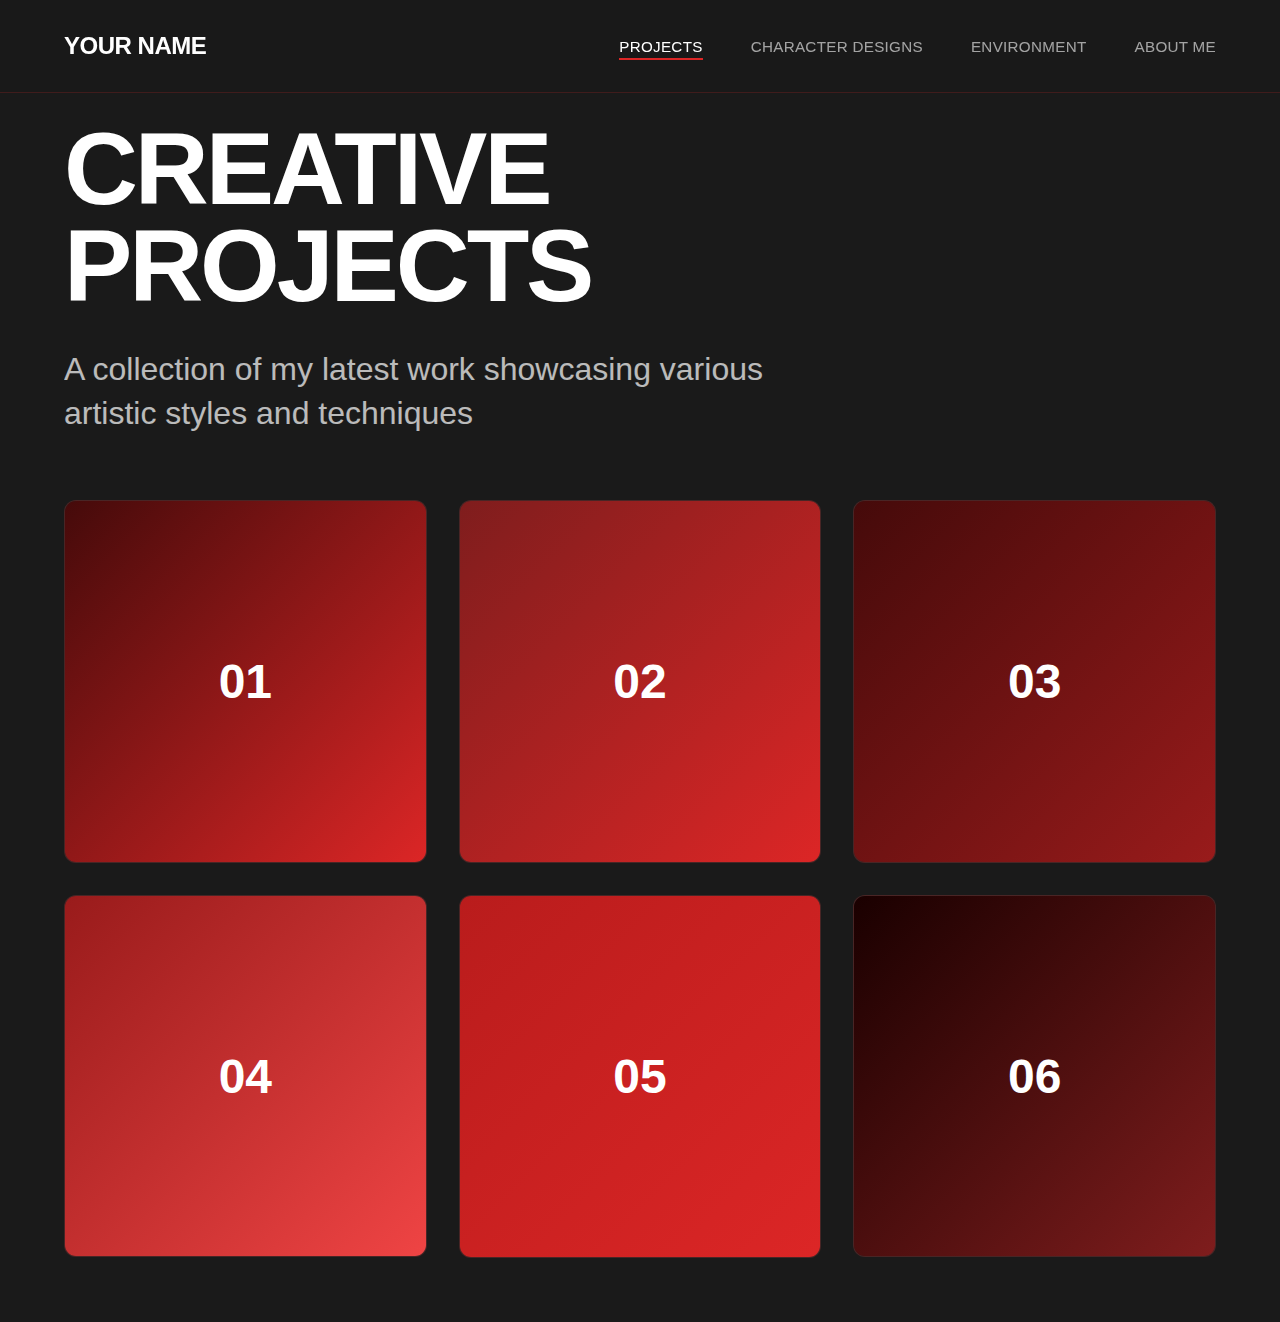
<file: index.html>
<!DOCTYPE html>
<html lang="en">
<head>
    <meta charset="UTF-8">
    <meta name="viewport" content="width=device-width, initial-scale=1.0">
    <title>Portfolio</title>
    <link rel="stylesheet" href="css/style.css">
</head>
<body>
    <header class="header">
        <div class="logo">YOUR NAME</div>
        <nav class="nav">
            <div class="nav-item active" data-tab="projects">Projects</div>
            <div class="nav-item" data-tab="characters">Character Designs</div>
            <div class="nav-item" data-tab="environment">Environment</div>
            <div class="nav-item" data-tab="about">About Me</div>
        </nav>
    </header>

    <main class="content">
        <!-- Projects Tab -->
        <div class="tab-content active" id="projects">
            <div class="hero">
                <h1 class="hero-title">CREATIVE<br>PROJECTS</h1>
                <p class="hero-subtitle">A collection of my latest work showcasing various artistic styles and techniques</p>
            </div>
            <div class="grid">
                <div class="card">
                    <div class="placeholder-img">01</div>
                    <div class="card-overlay">
                        <h3 class="card-title">Project Alpha</h3>
                        <p class="card-desc">Digital illustration series</p>
                    </div>
                </div>
                <div class="card">
                    <div class="placeholder-img" style="background: linear-gradient(135deg, #7f1d1d 0%, #dc2626 100%);">02</div>
                    <div class="card-overlay">
                        <h3 class="card-title">Project Beta</h3>
                        <p class="card-desc">Concept art exploration</p>
                    </div>
                </div>
                <div class="card">
                    <div class="placeholder-img" style="background: linear-gradient(135deg, #450a0a 0%, #991b1b 100%);">03</div>
                    <div class="card-overlay">
                        <h3 class="card-title">Project Gamma</h3>
                        <p class="card-desc">Mixed media collection</p>
                    </div>
                </div>
                <div class="card">
                    <div class="placeholder-img" style="background: linear-gradient(135deg, #991b1b 0%, #ef4444 100%);">04</div>
                    <div class="card-overlay">
                        <h3 class="card-title">Project Delta</h3>
                        <p class="card-desc">Experimental artwork</p>
                    </div>
                </div>
                <div class="card">
                    <div class="placeholder-img" style="background: linear-gradient(135deg, #b91c1c 0%, #dc2626 100%);">05</div>
                    <div class="card-overlay">
                        <h3 class="card-title">Project Epsilon</h3>
                        <p class="card-desc">Character studies</p>
                    </div>
                </div>
                <div class="card">
                    <div class="placeholder-img" style="background: linear-gradient(135deg, #1a0000 0%, #7f1d1d 100%);">06</div>
                    <div class="card-overlay">
                        <h3 class="card-title">Project Zeta</h3>
                        <p class="card-desc">Environment designs</p>
                    </div>
                </div>
            </div>
        </div>

        <!-- Character Designs Tab -->
        <div class="tab-content" id="characters">
            <div class="hero">
                <h1 class="hero-title">CHARACTER<br>DESIGNS</h1>
                <p class="hero-subtitle">Original characters brought to life through unique design and storytelling</p>
            </div>
            <div class="grid">
                <div class="card">
                    <div class="placeholder-img" style="background: linear-gradient(135deg, #dc2626 0%, #450a0a 100%);">C1</div>
                    <div class="card-overlay">
                        <h3 class="card-title">The Wanderer</h3>
                        <p class="card-desc">Fantasy character design</p>
                    </div>
                </div>
                <div class="card">
                    <div class="placeholder-img" style="background: linear-gradient(135deg, #991b1b 0%, #1a0000 100%);">C2</div>
                    <div class="card-overlay">
                        <h3 class="card-title">Cyber Nomad</h3>
                        <p class="card-desc">Sci-fi character concept</p>
                    </div>
                </div>
                <div class="card">
                    <div class="placeholder-img" style="background: linear-gradient(135deg, #b91c1c 0%, #450a0a 100%);">C3</div>
                    <div class="card-overlay">
                        <h3 class="card-title">The Guardian</h3>
                        <p class="card-desc">Hero character design</p>
                    </div>
                </div>
                <div class="card">
                    <div class="placeholder-img" style="background: linear-gradient(135deg, #ef4444 0%, #7f1d1d 100%);">C4</div>
                    <div class="card-overlay">
                        <h3 class="card-title">Shadow Dancer</h3>
                        <p class="card-desc">Stealth character design</p>
                    </div>
                </div>
                <div class="card">
                    <div class="placeholder-img" style="background: linear-gradient(135deg, #7f1d1d 0%, #dc2626 100%);">C5</div>
                    <div class="card-overlay">
                        <h3 class="card-title">The Alchemist</h3>
                        <p class="card-desc">Magic user concept</p>
                    </div>
                </div>
                <div class="card">
                    <div class="placeholder-img" style="background: linear-gradient(135deg, #450a0a 0%, #b91c1c 100%);">C6</div>
                    <div class="card-overlay">
                        <h3 class="card-title">Street Samurai</h3>
                        <p class="card-desc">Urban warrior design</p>
                    </div>
                </div>
            </div>
        </div>

        <!-- Environment Tab -->
        <div class="tab-content" id="environment">
            <div class="hero">
                <h1 class="hero-title">ENVIRONMENT<br>ART</h1>
                <p class="hero-subtitle">Immersive worlds and atmospheric scenes that tell their own stories</p>
            </div>
            <div class="grid">
                <div class="card">
                    <div class="placeholder-img" style="background: linear-gradient(135deg, #dc2626 0%, #000000 100%);">E1</div>
                    <div class="card-overlay">
                        <h3 class="card-title">Neon City</h3>
                        <p class="card-desc">Cyberpunk cityscape</p>
                    </div>
                </div>
                <div class="card">
                    <div class="placeholder-img" style="background: linear-gradient(135deg, #991b1b 0%, #1a0000 100%);">E2</div>
                    <div class="card-overlay">
                        <h3 class="card-title">Ancient Ruins</h3>
                        <p class="card-desc">Fantasy temple environment</p>
                    </div>
                </div>
                <div class="card">
                    <div class="placeholder-img" style="background: linear-gradient(135deg, #7f1d1d 0%, #450a0a 100%);">E3</div>
                    <div class="card-overlay">
                        <h3 class="card-title">Crystal Caves</h3>
                        <p class="card-desc">Underground cavern system</p>
                    </div>
                </div>
                <div class="card">
                    <div class="placeholder-img" style="background: linear-gradient(135deg, #b91c1c 0%, #000000 100%);">E4</div>
                    <div class="card-overlay">
                        <h3 class="card-title">Sky Harbor</h3>
                        <p class="card-desc">Floating city concept</p>
                    </div>
                </div>
                <div class="card">
                    <div class="placeholder-img" style="background: linear-gradient(135deg, #ef4444 0%, #7f1d1d 100%);">E5</div>
                    <div class="card-overlay">
                        <h3 class="card-title">Desert Outpost</h3>
                        <p class="card-desc">Post-apocalyptic settlement</p>
                    </div>
                </div>
                <div class="card">
                    <div class="placeholder-img" style="background: linear-gradient(135deg, #450a0a 0%, #dc2626 100%);">E6</div>
                    <div class="card-overlay">
                        <h3 class="card-title">Mystic Forest</h3>
                        <p class="card-desc">Enchanted woodland scene</p>
                    </div>
                </div>
            </div>
        </div>

        <!-- About Tab -->
        <div class="tab-content" id="about">
            <div class="about-container">
                <div class="about-section">
                    <h2>About Me</h2>
                    <p>I'm a passionate artist and designer specializing in character design, environment art, and visual storytelling. With years of experience bringing imaginative worlds to life, I focus on creating compelling visuals that resonate with audiences.</p>
                    <p>My work spans across various mediums including digital illustration, concept art, and environmental design. I believe in the power of art to transport viewers to new worlds and evoke powerful emotions.</p>
                </div>

                <div class="about-section">
                    <h2>Skills & Expertise</h2>
                    <div class="skills">
                        <div class="skill-tag">Character Design</div>
                        <div class="skill-tag">Environment Art</div>
                        <div class="skill-tag">Digital Painting</div>
                        <div class="skill-tag">Concept Art</div>
                        <div class="skill-tag">Illustration</div>
                        <div class="skill-tag">3D Modeling</div>
                        <div class="skill-tag">Color Theory</div>
                        <div class="skill-tag">Storytelling</div>
                    </div>
                </div>

                <div class="about-section">
                    <h2>Let's Connect</h2>
                    <p>I'm always excited to collaborate on new projects and connect with fellow creatives. Feel free to reach out!</p>
                    <div class="contact-links">
                        <a href="mailto:your.email@example.com" class="contact-link">Email</a>
                        <a href="#" class="contact-link">Instagram</a>
                        <a href="#" class="contact-link">ArtStation</a>
                        <a href="#" class="contact-link">Twitter</a>
                    </div>
                </div>
            </div>
        </div>
    </main>

    <script src="js/script.js"></script>
</body>
</html>
</file>
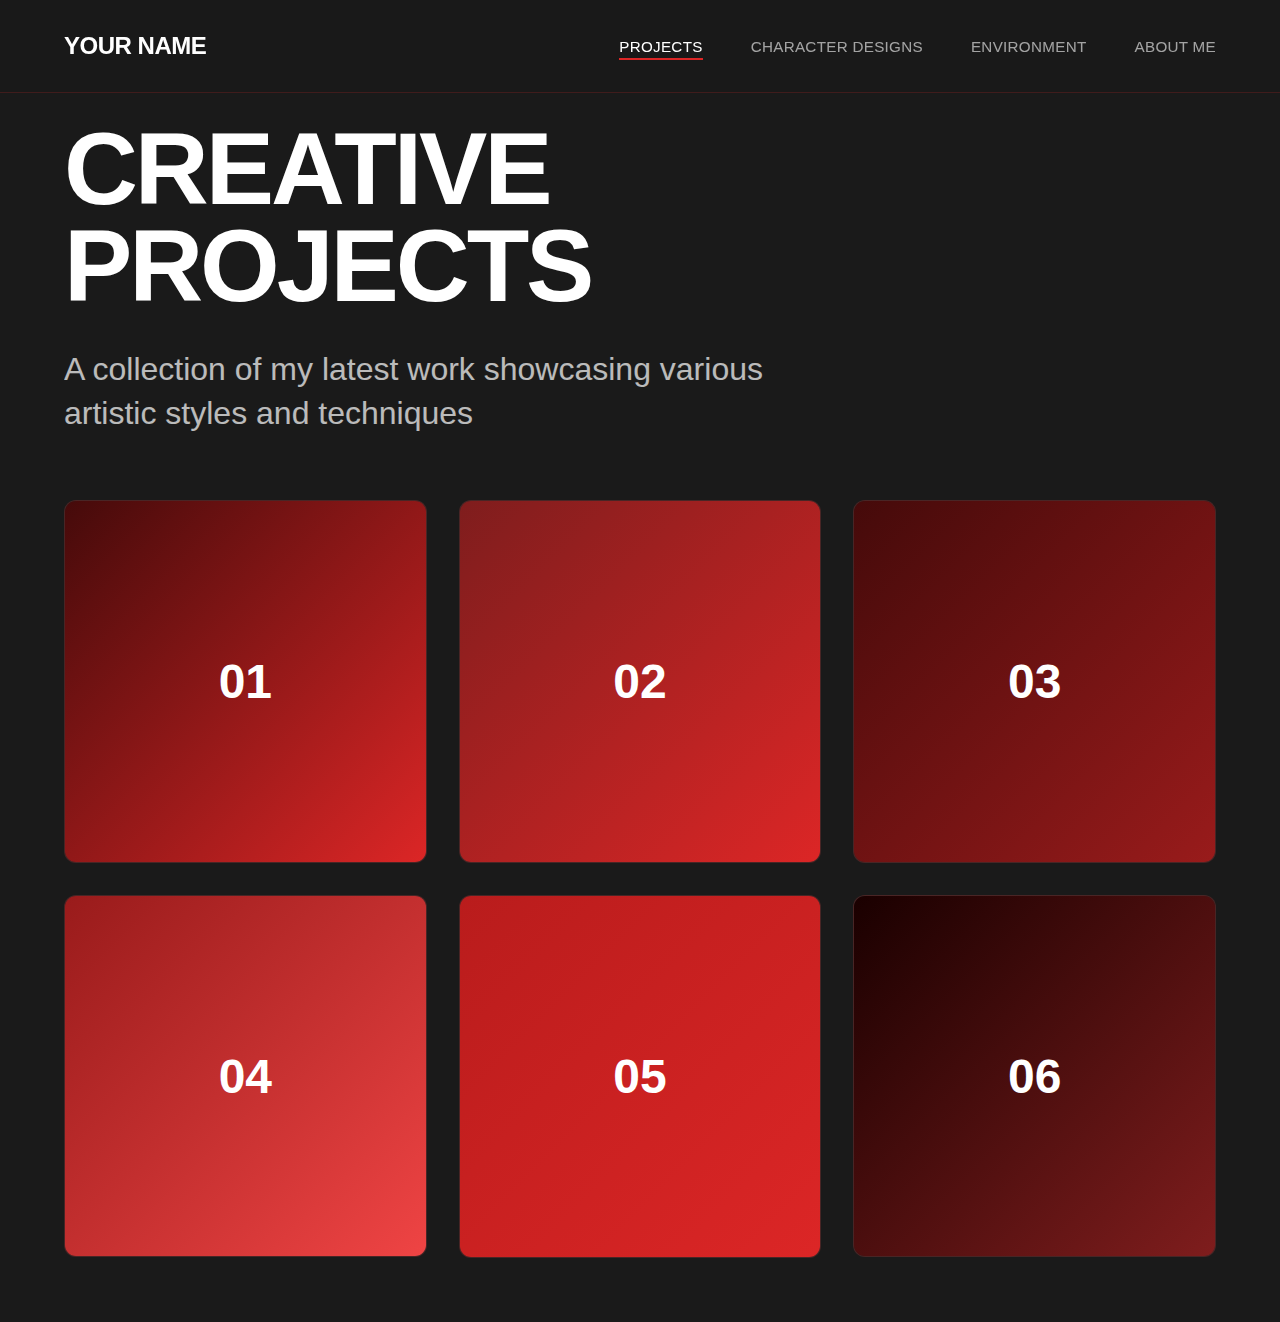
<file: portfolio-html.html>
<!DOCTYPE html>
<html lang="en">
<head>
    <meta charset="UTF-8">
    <meta name="viewport" content="width=device-width, initial-scale=1.0">
    <title>Portfolio</title>
    <link rel="stylesheet" href="css/style.css">
</head>
<body>
    <header class="header">
        <div class="logo">YOUR NAME</div>
        <nav class="nav">
            <div class="nav-item active" data-tab="projects">Projects</div>
            <div class="nav-item" data-tab="characters">Character Designs</div>
            <div class="nav-item" data-tab="environment">Environment</div>
            <div class="nav-item" data-tab="about">About Me</div>
        </nav>
    </header>

    <main class="content">
        <!-- Projects Tab -->
        <div class="tab-content active" id="projects">
            <div class="hero">
                <h1 class="hero-title">CREATIVE<br>PROJECTS</h1>
                <p class="hero-subtitle">A collection of my latest work showcasing various artistic styles and techniques</p>
            </div>
            <div class="grid">
                <div class="card">
                    <div class="placeholder-img">01</div>
                    <div class="card-overlay">
                        <h3 class="card-title">Project Alpha</h3>
                        <p class="card-desc">Digital illustration series</p>
                    </div>
                </div>
                <div class="card">
                    <div class="placeholder-img" style="background: linear-gradient(135deg, #7f1d1d 0%, #dc2626 100%);">02</div>
                    <div class="card-overlay">
                        <h3 class="card-title">Project Beta</h3>
                        <p class="card-desc">Concept art exploration</p>
                    </div>
                </div>
                <div class="card">
                    <div class="placeholder-img" style="background: linear-gradient(135deg, #450a0a 0%, #991b1b 100%);">03</div>
                    <div class="card-overlay">
                        <h3 class="card-title">Project Gamma</h3>
                        <p class="card-desc">Mixed media collection</p>
                    </div>
                </div>
                <div class="card">
                    <div class="placeholder-img" style="background: linear-gradient(135deg, #991b1b 0%, #ef4444 100%);">04</div>
                    <div class="card-overlay">
                        <h3 class="card-title">Project Delta</h3>
                        <p class="card-desc">Experimental artwork</p>
                    </div>
                </div>
                <div class="card">
                    <div class="placeholder-img" style="background: linear-gradient(135deg, #b91c1c 0%, #dc2626 100%);">05</div>
                    <div class="card-overlay">
                        <h3 class="card-title">Project Epsilon</h3>
                        <p class="card-desc">Character studies</p>
                    </div>
                </div>
                <div class="card">
                    <div class="placeholder-img" style="background: linear-gradient(135deg, #1a0000 0%, #7f1d1d 100%);">06</div>
                    <div class="card-overlay">
                        <h3 class="card-title">Project Zeta</h3>
                        <p class="card-desc">Environment designs</p>
                    </div>
                </div>
            </div>
        </div>

        <!-- Character Designs Tab -->
        <div class="tab-content" id="characters">
            <div class="hero">
                <h1 class="hero-title">CHARACTER<br>DESIGNS</h1>
                <p class="hero-subtitle">Original characters brought to life through unique design and storytelling</p>
            </div>
            <div class="grid">
                <div class="card">
                    <div class="placeholder-img" style="background: linear-gradient(135deg, #dc2626 0%, #450a0a 100%);">C1</div>
                    <div class="card-overlay">
                        <h3 class="card-title">The Wanderer</h3>
                        <p class="card-desc">Fantasy character design</p>
                    </div>
                </div>
                <div class="card">
                    <div class="placeholder-img" style="background: linear-gradient(135deg, #991b1b 0%, #1a0000 100%);">C2</div>
                    <div class="card-overlay">
                        <h3 class="card-title">Cyber Nomad</h3>
                        <p class="card-desc">Sci-fi character concept</p>
                    </div>
                </div>
                <div class="card">
                    <div class="placeholder-img" style="background: linear-gradient(135deg, #b91c1c 0%, #450a0a 100%);">C3</div>
                    <div class="card-overlay">
                        <h3 class="card-title">The Guardian</h3>
                        <p class="card-desc">Hero character design</p>
                    </div>
                </div>
                <div class="card">
                    <div class="placeholder-img" style="background: linear-gradient(135deg, #ef4444 0%, #7f1d1d 100%);">C4</div>
                    <div class="card-overlay">
                        <h3 class="card-title">Shadow Dancer</h3>
                        <p class="card-desc">Stealth character design</p>
                    </div>
                </div>
                <div class="card">
                    <div class="placeholder-img" style="background: linear-gradient(135deg, #7f1d1d 0%, #dc2626 100%);">C5</div>
                    <div class="card-overlay">
                        <h3 class="card-title">The Alchemist</h3>
                        <p class="card-desc">Magic user concept</p>
                    </div>
                </div>
                <div class="card">
                    <div class="placeholder-img" style="background: linear-gradient(135deg, #450a0a 0%, #b91c1c 100%);">C6</div>
                    <div class="card-overlay">
                        <h3 class="card-title">Street Samurai</h3>
                        <p class="card-desc">Urban warrior design</p>
                    </div>
                </div>
            </div>
        </div>

        <!-- Environment Tab -->
        <div class="tab-content" id="environment">
            <div class="hero">
                <h1 class="hero-title">ENVIRONMENT<br>ART</h1>
                <p class="hero-subtitle">Immersive worlds and atmospheric scenes that tell their own stories</p>
            </div>
            <div class="grid">
                <div class="card">
                    <div class="placeholder-img" style="background: linear-gradient(135deg, #dc2626 0%, #000000 100%);">E1</div>
                    <div class="card-overlay">
                        <h3 class="card-title">Neon City</h3>
                        <p class="card-desc">Cyberpunk cityscape</p>
                    </div>
                </div>
                <div class="card">
                    <div class="placeholder-img" style="background: linear-gradient(135deg, #991b1b 0%, #1a0000 100%);">E2</div>
                    <div class="card-overlay">
                        <h3 class="card-title">Ancient Ruins</h3>
                        <p class="card-desc">Fantasy temple environment</p>
                    </div>
                </div>
                <div class="card">
                    <div class="placeholder-img" style="background: linear-gradient(135deg, #7f1d1d 0%, #450a0a 100%);">E3</div>
                    <div class="card-overlay">
                        <h3 class="card-title">Crystal Caves</h3>
                        <p class="card-desc">Underground cavern system</p>
                    </div>
                </div>
                <div class="card">
                    <div class="placeholder-img" style="background: linear-gradient(135deg, #b91c1c 0%, #000000 100%);">E4</div>
                    <div class="card-overlay">
                        <h3 class="card-title">Sky Harbor</h3>
                        <p class="card-desc">Floating city concept</p>
                    </div>
                </div>
                <div class="card">
                    <div class="placeholder-img" style="background: linear-gradient(135deg, #ef4444 0%, #7f1d1d 100%);">E5</div>
                    <div class="card-overlay">
                        <h3 class="card-title">Desert Outpost</h3>
                        <p class="card-desc">Post-apocalyptic settlement</p>
                    </div>
                </div>
                <div class="card">
                    <div class="placeholder-img" style="background: linear-gradient(135deg, #450a0a 0%, #dc2626 100%);">E6</div>
                    <div class="card-overlay">
                        <h3 class="card-title">Mystic Forest</h3>
                        <p class="card-desc">Enchanted woodland scene</p>
                    </div>
                </div>
            </div>
        </div>

        <!-- About Tab -->
        <div class="tab-content" id="about">
            <div class="about-container">
                <div class="about-section">
                    <h2>About Me</h2>
                    <p>I'm a passionate artist and designer specializing in character design, environment art, and visual storytelling. With years of experience bringing imaginative worlds to life, I focus on creating compelling visuals that resonate with audiences.</p>
                    <p>My work spans across various mediums including digital illustration, concept art, and environmental design. I believe in the power of art to transport viewers to new worlds and evoke powerful emotions.</p>
                </div>

                <div class="about-section">
                    <h2>Skills & Expertise</h2>
                    <div class="skills">
                        <div class="skill-tag">Character Design</div>
                        <div class="skill-tag">Environment Art</div>
                        <div class="skill-tag">Digital Painting</div>
                        <div class="skill-tag">Concept Art</div>
                        <div class="skill-tag">Illustration</div>
                        <div class="skill-tag">3D Modeling</div>
                        <div class="skill-tag">Color Theory</div>
                        <div class="skill-tag">Storytelling</div>
                    </div>
                </div>

                <div class="about-section">
                    <h2>Let's Connect</h2>
                    <p>I'm always excited to collaborate on new projects and connect with fellow creatives. Feel free to reach out!</p>
                    <div class="contact-links">
                        <a href="mailto:your.email@example.com" class="contact-link">Email</a>
                        <a href="#" class="contact-link">Instagram</a>
                        <a href="#" class="contact-link">ArtStation</a>
                        <a href="#" class="contact-link">Twitter</a>
                    </div>
                </div>
            </div>
        </div>
    </main>

    <script src="js/script.js"></script>
</body>
</html>
</file>
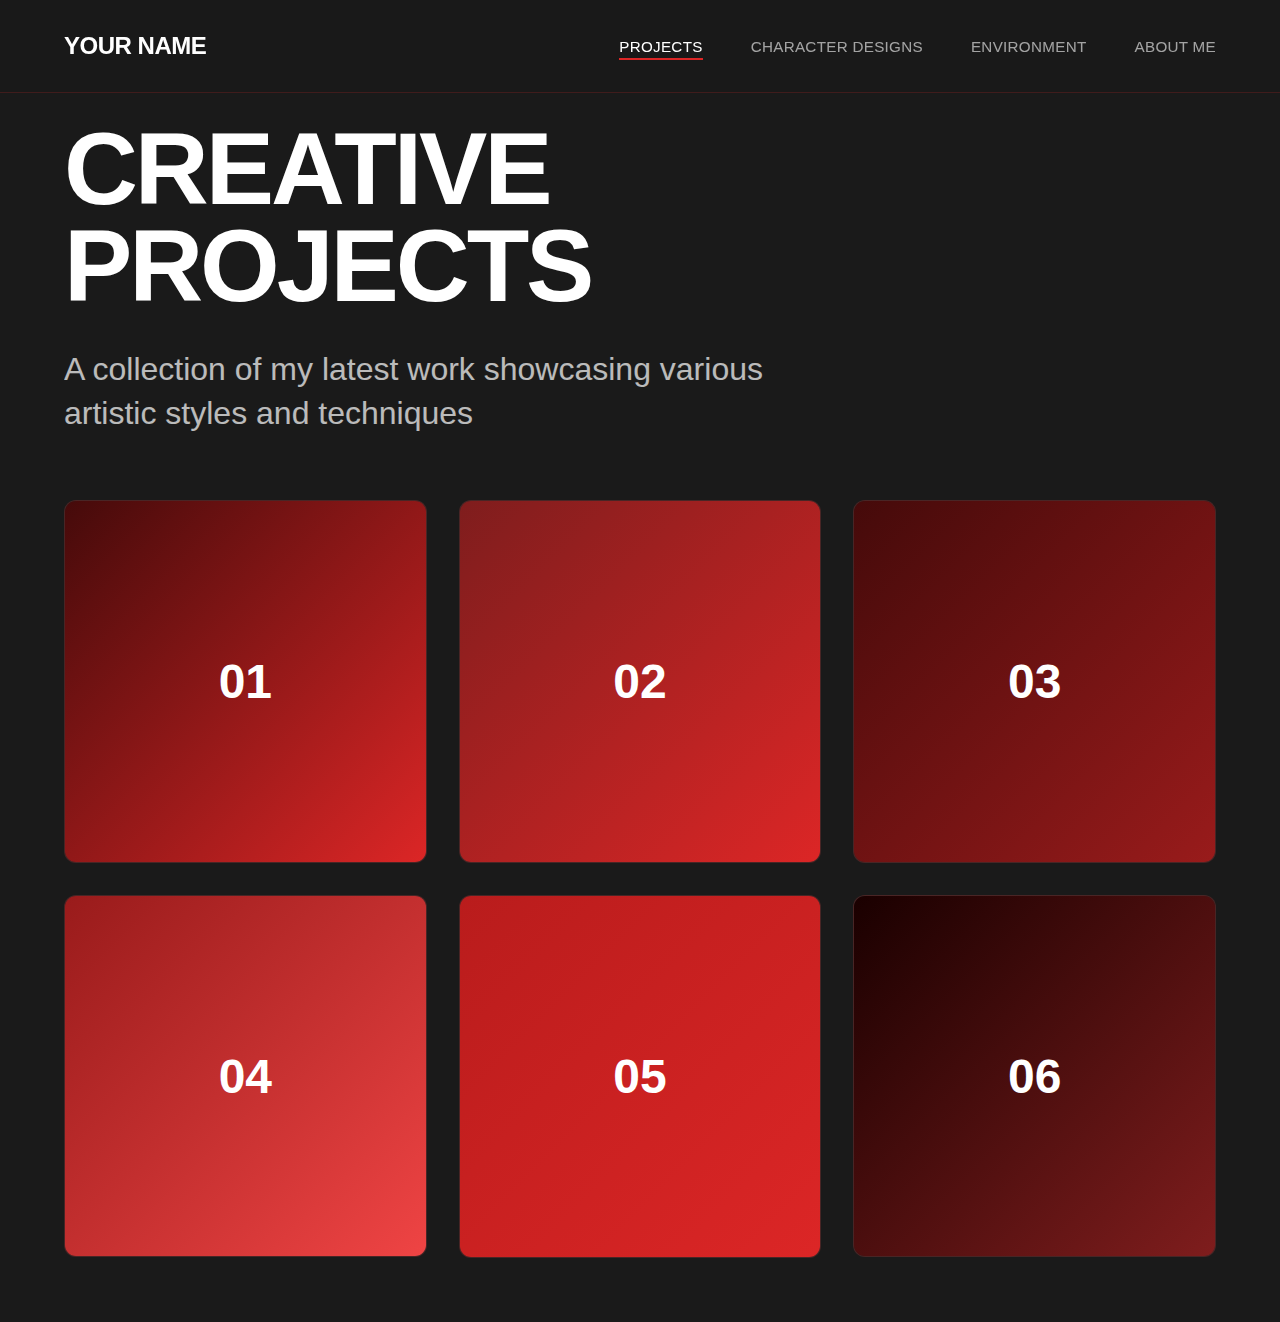
<file: portfolio-website.html>
<!DOCTYPE html>
<html lang="en">
<head>
    <meta charset="UTF-8">
    <meta name="viewport" content="width=device-width, initial-scale=1.0">
    <title>Portfolio</title>
    <style>
        * {
            margin: 0;
            padding: 0;
            box-sizing: border-box;
        }

        body {
            font-family: -apple-system, BlinkMacSystemFont, 'Segoe UI', Roboto, 'Helvetica Neue', Arial, sans-serif;
            background: #1a1a1a;
            color: #ffffff;
            overflow-x: hidden;
        }

        .header {
            position: fixed;
            top: 0;
            left: 0;
            right: 0;
            padding: 2rem 4rem;
            display: flex;
            justify-content: space-between;
            align-items: center;
            z-index: 1000;
            background: rgba(26, 26, 26, 0.9);
            backdrop-filter: blur(10px);
            border-bottom: 1px solid rgba(220, 38, 38, 0.2);
        }

        .logo {
            font-size: 1.5rem;
            font-weight: 700;
            letter-spacing: -0.02em;
        }

        .nav {
            display: flex;
            gap: 3rem;
        }

        .nav-item {
            cursor: pointer;
            font-size: 0.95rem;
            font-weight: 500;
            letter-spacing: 0.02em;
            text-transform: uppercase;
            opacity: 0.6;
            transition: opacity 0.3s ease;
            position: relative;
        }

        .nav-item:hover {
            opacity: 1;
        }

        .nav-item.active {
            opacity: 1;
        }

        .nav-item.active::after {
            content: '';
            position: absolute;
            bottom: -5px;
            left: 0;
            right: 0;
            height: 2px;
            background: #dc2626;
        }

        .content {
            padding-top: 120px;
            min-height: 100vh;
        }

        .tab-content {
            display: none;
            animation: fadeIn 0.6s ease;
        }

        .tab-content.active {
            display: block;
        }

        @keyframes fadeIn {
            from {
                opacity: 0;
                transform: translateY(20px);
            }
            to {
                opacity: 1;
                transform: translateY(0);
            }
        }

        .hero {
            padding: 0 4rem 4rem;
            max-width: 1400px;
            margin: 0 auto;
        }

        .hero-title {
            font-size: clamp(3rem, 8vw, 7rem);
            font-weight: 800;
            line-height: 0.95;
            letter-spacing: -0.03em;
            margin-bottom: 2rem;
        }

        .hero-subtitle {
            font-size: clamp(1.2rem, 2.5vw, 2rem);
            font-weight: 300;
            opacity: 0.7;
            max-width: 800px;
            line-height: 1.4;
        }

        .grid {
            display: grid;
            grid-template-columns: repeat(auto-fit, minmax(300px, 1fr));
            gap: 2rem;
            padding: 0 4rem 4rem;
            max-width: 1400px;
            margin: 0 auto;
        }

        .card {
            aspect-ratio: 1;
            background: #252525;
            border-radius: 12px;
            overflow: hidden;
            cursor: pointer;
            transition: transform 0.3s ease, box-shadow 0.3s ease;
            position: relative;
            border: 1px solid rgba(220, 38, 38, 0.2);
        }

        .card:hover {
            transform: translateY(-8px);
            box-shadow: 0 20px 40px rgba(220, 38, 38, 0.3);
            border-color: rgba(220, 38, 38, 0.5);
        }

        .card-image {
            width: 100%;
            height: 100%;
            object-fit: cover;
            transition: transform 0.5s ease;
        }

        .card:hover .card-image {
            transform: scale(1.05);
        }

        .card-overlay {
            position: absolute;
            bottom: 0;
            left: 0;
            right: 0;
            padding: 2rem;
            background: linear-gradient(to top, rgba(0, 0, 0, 0.9), transparent);
            transform: translateY(100%);
            transition: transform 0.3s ease;
        }

        .card:hover .card-overlay {
            transform: translateY(0);
        }

        .card-title {
            font-size: 1.3rem;
            font-weight: 600;
            margin-bottom: 0.5rem;
        }

        .card-desc {
            font-size: 0.9rem;
            opacity: 0.7;
        }

        .about-container {
            padding: 0 4rem 4rem;
            max-width: 1000px;
            margin: 0 auto;
        }

        .about-section {
            margin-bottom: 4rem;
        }

        .about-section h2 {
            font-size: 2.5rem;
            font-weight: 700;
            margin-bottom: 1.5rem;
            letter-spacing: -0.02em;
        }

        .about-section p {
            font-size: 1.2rem;
            line-height: 1.8;
            opacity: 0.8;
            margin-bottom: 1rem;
        }

        .skills {
            display: flex;
            flex-wrap: wrap;
            gap: 1rem;
            margin-top: 2rem;
        }

        .skill-tag {
            padding: 0.7rem 1.5rem;
            background: #252525;
            border: 1px solid rgba(220, 38, 38, 0.3);
            border-radius: 50px;
            font-size: 0.95rem;
            font-weight: 500;
            transition: all 0.3s ease;
        }

        .skill-tag:hover {
            background: rgba(220, 38, 38, 0.1);
            border-color: #dc2626;
        }

        .contact-links {
            display: flex;
            gap: 2rem;
            margin-top: 2rem;
        }

        .contact-link {
            font-size: 1.1rem;
            color: #dc2626;
            text-decoration: none;
            opacity: 0.8;
            transition: opacity 0.3s ease;
            font-weight: 500;
        }

        .contact-link:hover {
            opacity: 1;
        }

        @media (max-width: 768px) {
            .header {
                padding: 1.5rem 2rem;
                flex-direction: column;
                gap: 1.5rem;
            }

            .nav {
                gap: 1.5rem;
            }

            .hero,
            .grid,
            .about-container {
                padding-left: 2rem;
                padding-right: 2rem;
            }

            .grid {
                grid-template-columns: 1fr;
            }
        }

        .placeholder-img {
            width: 100%;
            height: 100%;
            display: flex;
            align-items: center;
            justify-content: center;
            background: linear-gradient(135deg, #450a0a 0%, #dc2626 100%);
            font-size: 3rem;
            font-weight: 700;
        }
    </style>
</head>
<body>
    <header class="header">
        <div class="logo">YOUR NAME</div>
        <nav class="nav">
            <div class="nav-item active" data-tab="projects">Projects</div>
            <div class="nav-item" data-tab="characters">Character Designs</div>
            <div class="nav-item" data-tab="environment">Environment</div>
            <div class="nav-item" data-tab="about">About Me</div>
        </nav>
    </header>

    <main class="content">
        <!-- Projects Tab -->
        <div class="tab-content active" id="projects">
            <div class="hero">
                <h1 class="hero-title">CREATIVE<br>PROJECTS</h1>
                <p class="hero-subtitle">A collection of my latest work showcasing various artistic styles and techniques</p>
            </div>
            <div class="grid">
                <div class="card">
                    <div class="placeholder-img">01</div>
                    <div class="card-overlay">
                        <h3 class="card-title">Project Alpha</h3>
                        <p class="card-desc">Digital illustration series</p>
                    </div>
                </div>
                <div class="card">
                    <div class="placeholder-img" style="background: linear-gradient(135deg, #7f1d1d 0%, #dc2626 100%);">02</div>
                    <div class="card-overlay">
                        <h3 class="card-title">Project Beta</h3>
                        <p class="card-desc">Concept art exploration</p>
                    </div>
                </div>
                <div class="card">
                    <div class="placeholder-img" style="background: linear-gradient(135deg, #450a0a 0%, #991b1b 100%);">03</div>
                    <div class="card-overlay">
                        <h3 class="card-title">Project Gamma</h3>
                        <p class="card-desc">Mixed media collection</p>
                    </div>
                </div>
                <div class="card">
                    <div class="placeholder-img" style="background: linear-gradient(135deg, #991b1b 0%, #ef4444 100%);">04</div>
                    <div class="card-overlay">
                        <h3 class="card-title">Project Delta</h3>
                        <p class="card-desc">Experimental artwork</p>
                    </div>
                </div>
                <div class="card">
                    <div class="placeholder-img" style="background: linear-gradient(135deg, #b91c1c 0%, #dc2626 100%);">05</div>
                    <div class="card-overlay">
                        <h3 class="card-title">Project Epsilon</h3>
                        <p class="card-desc">Character studies</p>
                    </div>
                </div>
                <div class="card">
                    <div class="placeholder-img" style="background: linear-gradient(135deg, #1a0000 0%, #7f1d1d 100%);">06</div>
                    <div class="card-overlay">
                        <h3 class="card-title">Project Zeta</h3>
                        <p class="card-desc">Environment designs</p>
                    </div>
                </div>
            </div>
        </div>

        <!-- Character Designs Tab -->
        <div class="tab-content" id="characters">
            <div class="hero">
                <h1 class="hero-title">CHARACTER<br>DESIGNS</h1>
                <p class="hero-subtitle">Original characters brought to life through unique design and storytelling</p>
            </div>
            <div class="grid">
                <div class="card">
                    <div class="placeholder-img" style="background: linear-gradient(135deg, #dc2626 0%, #450a0a 100%);">C1</div>
                    <div class="card-overlay">
                        <h3 class="card-title">The Wanderer</h3>
                        <p class="card-desc">Fantasy character design</p>
                    </div>
                </div>
                <div class="card">
                    <div class="placeholder-img" style="background: linear-gradient(135deg, #991b1b 0%, #1a0000 100%);">C2</div>
                    <div class="card-overlay">
                        <h3 class="card-title">Cyber Nomad</h3>
                        <p class="card-desc">Sci-fi character concept</p>
                    </div>
                </div>
                <div class="card">
                    <div class="placeholder-img" style="background: linear-gradient(135deg, #b91c1c 0%, #450a0a 100%);">C3</div>
                    <div class="card-overlay">
                        <h3 class="card-title">The Guardian</h3>
                        <p class="card-desc">Hero character design</p>
                    </div>
                </div>
                <div class="card">
                    <div class="placeholder-img" style="background: linear-gradient(135deg, #ef4444 0%, #7f1d1d 100%);">C4</div>
                    <div class="card-overlay">
                        <h3 class="card-title">Shadow Dancer</h3>
                        <p class="card-desc">Stealth character design</p>
                    </div>
                </div>
                <div class="card">
                    <div class="placeholder-img" style="background: linear-gradient(135deg, #7f1d1d 0%, #dc2626 100%);">C5</div>
                    <div class="card-overlay">
                        <h3 class="card-title">The Alchemist</h3>
                        <p class="card-desc">Magic user concept</p>
                    </div>
                </div>
                <div class="card">
                    <div class="placeholder-img" style="background: linear-gradient(135deg, #450a0a 0%, #b91c1c 100%);">C6</div>
                    <div class="card-overlay">
                        <h3 class="card-title">Street Samurai</h3>
                        <p class="card-desc">Urban warrior design</p>
                    </div>
                </div>
            </div>
        </div>

        <!-- Environment Tab -->
        <div class="tab-content" id="environment">
            <div class="hero">
                <h1 class="hero-title">ENVIRONMENT<br>ART</h1>
                <p class="hero-subtitle">Immersive worlds and atmospheric scenes that tell their own stories</p>
            </div>
            <div class="grid">
                <div class="card">
                    <div class="placeholder-img" style="background: linear-gradient(135deg, #dc2626 0%, #000000 100%);">E1</div>
                    <div class="card-overlay">
                        <h3 class="card-title">Neon City</h3>
                        <p class="card-desc">Cyberpunk cityscape</p>
                    </div>
                </div>
                <div class="card">
                    <div class="placeholder-img" style="background: linear-gradient(135deg, #991b1b 0%, #1a0000 100%);">E2</div>
                    <div class="card-overlay">
                        <h3 class="card-title">Ancient Ruins</h3>
                        <p class="card-desc">Fantasy temple environment</p>
                    </div>
                </div>
                <div class="card">
                    <div class="placeholder-img" style="background: linear-gradient(135deg, #7f1d1d 0%, #450a0a 100%);">E3</div>
                    <div class="card-overlay">
                        <h3 class="card-title">Crystal Caves</h3>
                        <p class="card-desc">Underground cavern system</p>
                    </div>
                </div>
                <div class="card">
                    <div class="placeholder-img" style="background: linear-gradient(135deg, #b91c1c 0%, #000000 100%);">E4</div>
                    <div class="card-overlay">
                        <h3 class="card-title">Sky Harbor</h3>
                        <p class="card-desc">Floating city concept</p>
                    </div>
                </div>
                <div class="card">
                    <div class="placeholder-img" style="background: linear-gradient(135deg, #ef4444 0%, #7f1d1d 100%);">E5</div>
                    <div class="card-overlay">
                        <h3 class="card-title">Desert Outpost</h3>
                        <p class="card-desc">Post-apocalyptic settlement</p>
                    </div>
                </div>
                <div class="card">
                    <div class="placeholder-img" style="background: linear-gradient(135deg, #450a0a 0%, #dc2626 100%);">E6</div>
                    <div class="card-overlay">
                        <h3 class="card-title">Mystic Forest</h3>
                        <p class="card-desc">Enchanted woodland scene</p>
                    </div>
                </div>
            </div>
        </div>

        <!-- About Tab -->
        <div class="tab-content" id="about">
            <div class="about-container">
                <div class="about-section">
                    <h2>About Me</h2>
                    <p>I'm a passionate artist and designer specializing in character design, environment art, and visual storytelling. With years of experience bringing imaginative worlds to life, I focus on creating compelling visuals that resonate with audiences.</p>
                    <p>My work spans across various mediums including digital illustration, concept art, and environmental design. I believe in the power of art to transport viewers to new worlds and evoke powerful emotions.</p>
                </div>

                <div class="about-section">
                    <h2>Skills & Expertise</h2>
                    <div class="skills">
                        <div class="skill-tag">Character Design</div>
                        <div class="skill-tag">Environment Art</div>
                        <div class="skill-tag">Digital Painting</div>
                        <div class="skill-tag">Concept Art</div>
                        <div class="skill-tag">Illustration</div>
                        <div class="skill-tag">3D Modeling</div>
                        <div class="skill-tag">Color Theory</div>
                        <div class="skill-tag">Storytelling</div>
                    </div>
                </div>

                <div class="about-section">
                    <h2>Let's Connect</h2>
                    <p>I'm always excited to collaborate on new projects and connect with fellow creatives. Feel free to reach out!</p>
                    <div class="contact-links">
                        <a href="mailto:your.email@example.com" class="contact-link">Email</a>
                        <a href="#" class="contact-link">Instagram</a>
                        <a href="#" class="contact-link">ArtStation</a>
                        <a href="#" class="contact-link">Twitter</a>
                    </div>
                </div>
            </div>
        </div>
    </main>

    <script>
        const navItems = document.querySelectorAll('.nav-item');
        const tabContents = document.querySelectorAll('.tab-content');

        navItems.forEach(item => {
            item.addEventListener('click', () => {
                const tabId = item.getAttribute('data-tab');
                
                navItems.forEach(nav => nav.classList.remove('active'));
                item.classList.add('active');
                
                tabContents.forEach(content => content.classList.remove('active'));
                document.getElementById(tabId).classList.add('active');
            });
        });
    </script>
</body>
</html>
</file>
<file: css/style.css>
* {
    margin: 0;
    padding: 0;
    box-sizing: border-box;
}

body {
    font-family: -apple-system, BlinkMacSystemFont, 'Segoe UI', Roboto, 'Helvetica Neue', Arial, sans-serif;
    background: #1a1a1a;
    color: #ffffff;
    overflow-x: hidden;
}

.header {
    position: fixed;
    top: 0;
    left: 0;
    right: 0;
    padding: 2rem 4rem;
    display: flex;
    justify-content: space-between;
    align-items: center;
    z-index: 1000;
    background: rgba(26, 26, 26, 0.9);
    backdrop-filter: blur(10px);
    border-bottom: 1px solid rgba(220, 38, 38, 0.2);
}

.logo {
    font-size: 1.5rem;
    font-weight: 700;
    letter-spacing: -0.02em;
}

.nav {
    display: flex;
    gap: 3rem;
}

.nav-item {
    cursor: pointer;
    font-size: 0.95rem;
    font-weight: 500;
    letter-spacing: 0.02em;
    text-transform: uppercase;
    opacity: 0.6;
    transition: opacity 0.3s ease;
    position: relative;
}

.nav-item:hover {
    opacity: 1;
}

.nav-item.active {
    opacity: 1;
}

.nav-item.active::after {
    content: '';
    position: absolute;
    bottom: -5px;
    left: 0;
    right: 0;
    height: 2px;
    background: #dc2626;
}

.content {
    padding-top: 120px;
    min-height: 100vh;
}

.tab-content {
    display: none;
    animation: fadeIn 0.6s ease;
}

.tab-content.active {
    display: block;
}

@keyframes fadeIn {
    from {
        opacity: 0;
        transform: translateY(20px);
    }
    to {
        opacity: 1;
        transform: translateY(0);
    }
}

.home-container {
    display: flex;
    flex-direction: column;
    align-items: center;
    justify-content: center;
    min-height: calc(100vh - 120px);
    padding: 2rem;
}

.home-title {
    font-size: clamp(3rem, 10vw, 8rem);
    font-weight: 800;
    letter-spacing: -0.03em;
    margin-bottom: 4rem;
    text-align: center;
    background: linear-gradient(135deg, #dc2626 0%, #ef4444 100%);
    -webkit-background-clip: text;
    -webkit-text-fill-color: transparent;
    background-clip: text;
}

.video-container {
    position: relative;
    width: 100%;
    max-width: 900px;
    aspect-ratio: 16 / 9;
    border-radius: 12px;
    overflow: hidden;
    box-shadow: 0 20px 60px rgba(220, 38, 38, 0.3);
    border: 1px solid rgba(220, 38, 38, 0.3);
}

.video-container iframe {
    position: absolute;
    top: 0;
    left: 0;
    width: 100%;
    height: 100%;
}

.hero {
    padding: 0 4rem 4rem;
    max-width: 1400px;
    margin: 0 auto;
}

.hero-title {
    font-size: clamp(3rem, 8vw, 7rem);
    font-weight: 800;
    line-height: 0.95;
    letter-spacing: -0.03em;
    margin-bottom: 2rem;
}

.hero-subtitle {
    font-size: clamp(1.2rem, 2.5vw, 2rem);
    font-weight: 300;
    opacity: 0.7;
    max-width: 800px;
    line-height: 1.4;
}

.grid {
    display: grid;
    grid-template-columns: repeat(auto-fit, minmax(300px, 1fr));
    gap: 2rem;
    padding: 0 4rem 4rem;
    max-width: 1400px;
    margin: 0 auto;
}

.card {
    aspect-ratio: 1;
    background: #252525;
    border-radius: 12px;
    overflow: hidden;
    cursor: pointer;
    transition: transform 0.3s ease, box-shadow 0.3s ease;
    position: relative;
    border: 1px solid rgba(220, 38, 38, 0.2);
}

.card:hover {
    transform: translateY(-8px);
    box-shadow: 0 20px 40px rgba(220, 38, 38, 0.3);
    border-color: rgba(220, 38, 38, 0.5);
}

.card-image {
    width: 100%;
    height: 100%;
    object-fit: cover;
    transition: transform 0.5s ease;
}

.card:hover .card-image {
    transform: scale(1.05);
}

.card-overlay {
    position: absolute;
    bottom: 0;
    left: 0;
    right: 0;
    padding: 2rem;
    background: linear-gradient(to top, rgba(0, 0, 0, 0.9), transparent);
    transform: translateY(100%);
    transition: transform 0.3s ease;
}

.card:hover .card-overlay {
    transform: translateY(0);
}

.card-title {
    font-size: 1.3rem;
    font-weight: 600;
    margin-bottom: 0.5rem;
}

.card-desc {
    font-size: 0.9rem;
    opacity: 0.7;
}

.about-container {
    padding: 0 4rem 4rem;
    max-width: 1000px;
    margin: 0 auto;
}

.about-section {
    margin-bottom: 4rem;
}

.about-section h2 {
    font-size: 2.5rem;
    font-weight: 700;
    margin-bottom: 1.5rem;
    letter-spacing: -0.02em;
}

.about-section p {
    font-size: 1.2rem;
    line-height: 1.8;
    opacity: 0.8;
    margin-bottom: 1rem;
}

.skills {
    display: flex;
    flex-wrap: wrap;
    gap: 1rem;
    margin-top: 2rem;
}

.skill-tag {
    padding: 0.7rem 1.5rem;
    background: #252525;
    border: 1px solid rgba(220, 38, 38, 0.3);
    border-radius: 50px;
    font-size: 0.95rem;
    font-weight: 500;
    transition: all 0.3s ease;
}

.skill-tag:hover {
    background: rgba(220, 38, 38, 0.1);
    border-color: #dc2626;
}

.contact-links {
    display: flex;
    gap: 2rem;
    margin-top: 2rem;
}

.contact-link {
    font-size: 1.1rem;
    color: #dc2626;
    text-decoration: none;
    opacity: 0.8;
    transition: opacity 0.3s ease;
    font-weight: 500;
}

.contact-link:hover {
    opacity: 1;
}

@media (max-width: 768px) {
    .header {
        padding: 1.5rem 2rem;
        flex-direction: column;
        gap: 1.5rem;
    }

    .nav {
        gap: 1.5rem;
    }

    .hero,
    .grid,
    .about-container {
        padding-left: 2rem;
        padding-right: 2rem;
    }

    .grid {
        grid-template-columns: 1fr;
    }
}

.placeholder-img {
    width: 100%;
    height: 100%;
    display: flex;
    align-items: center;
    justify-content: center;
    background: linear-gradient(135deg, #450a0a 0%, #dc2626 100%);
    font-size: 3rem;
    font-weight: 700;
}
</file>
